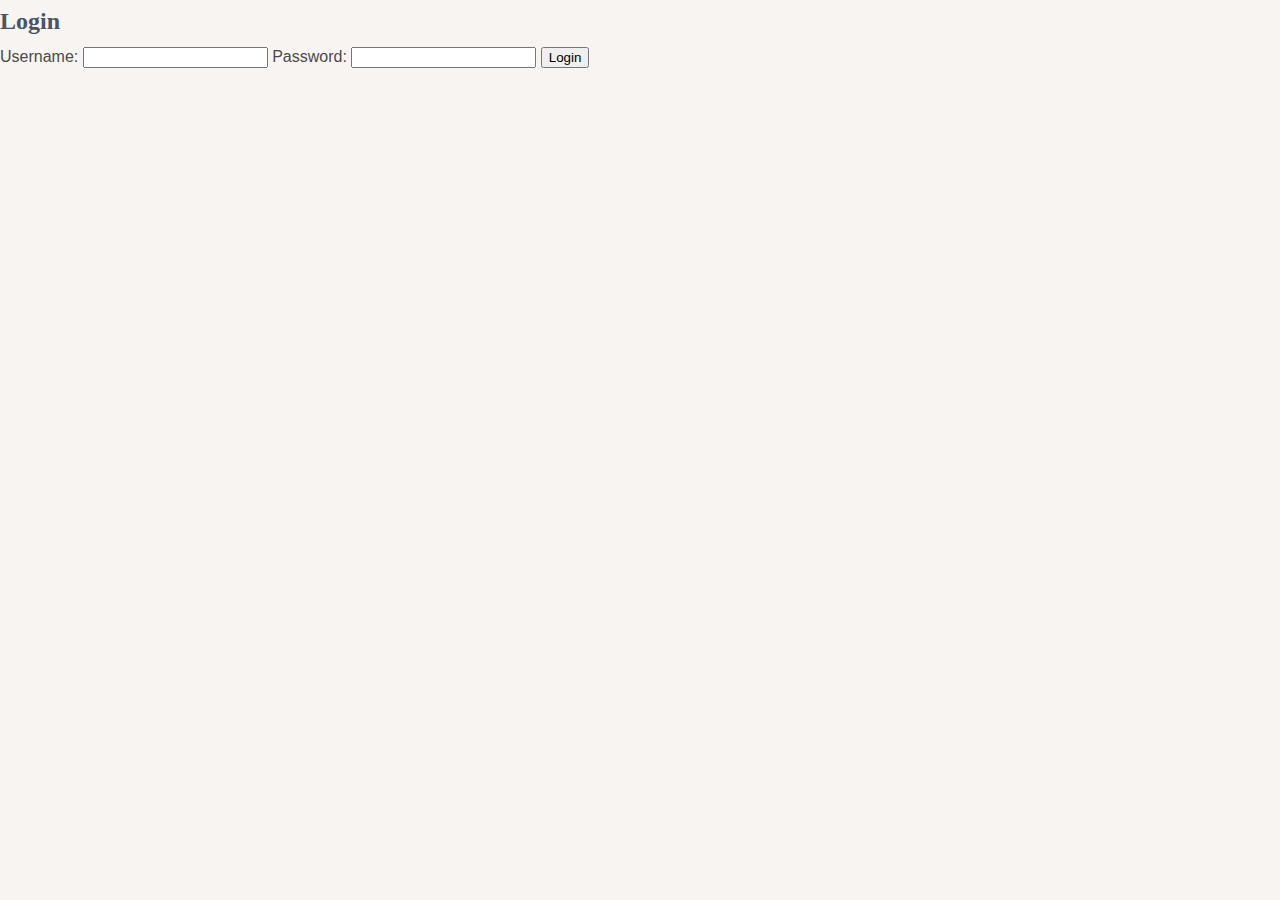
<file: index.html>
<!DOCTYPE html>
<html lang="en">
<head>
  <meta charset="UTF-8">
  <meta name="viewport" content="width=device-width, initial-scale=1.0">
  <title>Login - My Portfolio</title>
  <link rel="stylesheet" href="style.css">
</head>
<body>
  <div class="login-container">
    <h2>Login</h2>
    <form id="loginForm">
      <label for="username">Username:</label>
      <input type="text" id="username" name="username" required>
      <label for="password">Password:</label>
      <input type="password" id="password" name="password" required>
      <button type="submit">Login</button>
    </form>
    <p id="errorMessage" style="color: red; display: none;">Invalid credentials. Please try again.</p>
  </div>
  <script src="script.js"></script>
</body>
</html>
</file>
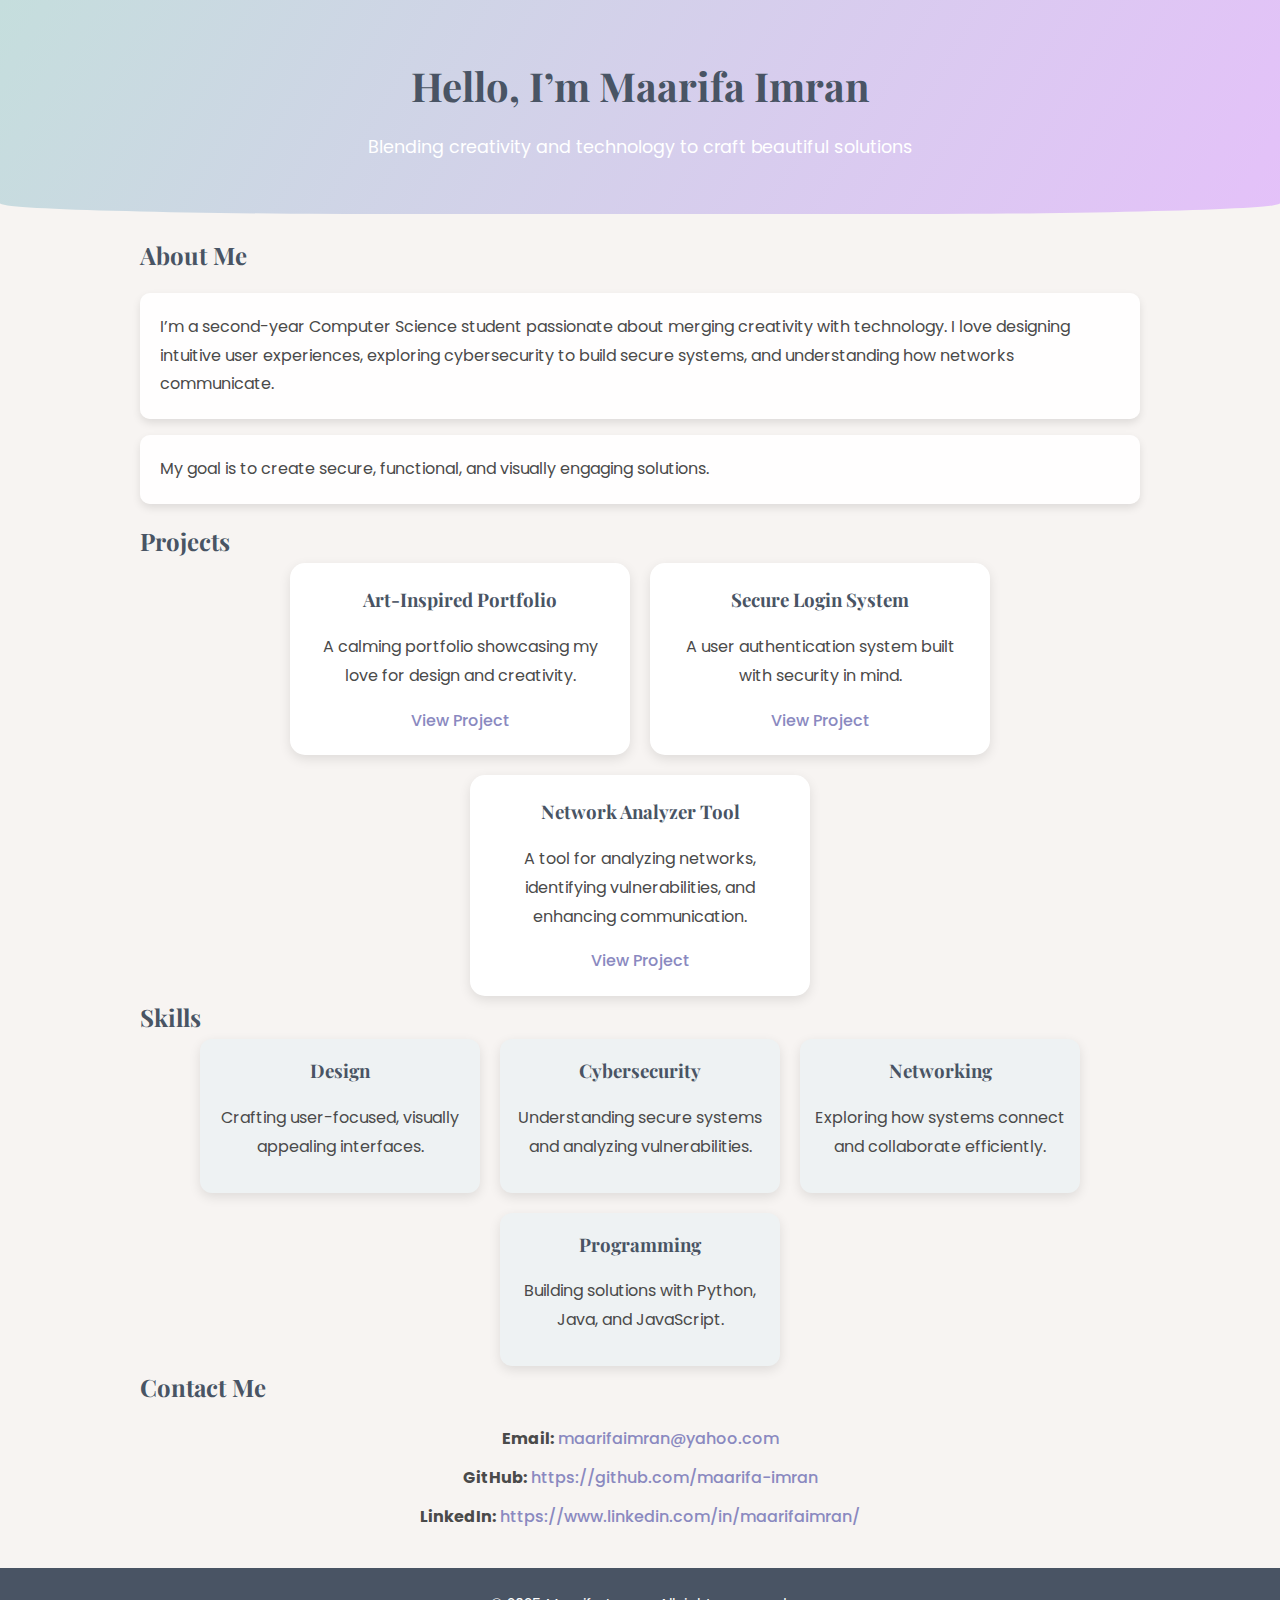
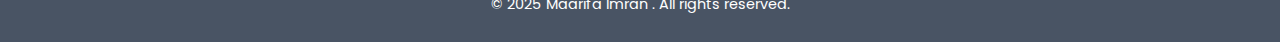
<file: portfolio.html>
<!DOCTYPE html>
<html lang="en">
<head>
  <meta charset="UTF-8">
  <meta name="viewport" content="width=device-width, initial-scale=1.0">
  <title>Portfolio</title>
  <link href="https://fonts.googleapis.com/css2?family=Playfair+Display:wght@400;600&family=Poppins:wght@300;400;500&display=swap" rel="stylesheet">
  <link rel="stylesheet" href="style.css">
</head>
<body>
  <header class="header">
    <h1>Hello, I’m Maarifa Imran</h1>
    <p>Blending creativity and technology to craft beautiful solutions</p>
  </header>

  <main>
    <!-- About Me Section -->
    <section id="about" class="about-section">
      <h2>About Me</h2>
      <p>
        I’m a second-year Computer Science student passionate about merging creativity with technology. 
        I love designing intuitive user experiences, exploring cybersecurity to build secure systems, 
        and understanding how networks communicate.
      </p>
      <p>
        My goal is to create secure, functional, and visually engaging solutions.
      </p>
    </section>

    <!-- Projects Section -->
    <section id="projects" class="projects-section">
      <h2>Projects</h2>
      <div class="project-list">
        <div class="project-item">
          <h3>Art-Inspired Portfolio</h3>
          <p>A calming portfolio showcasing my love for design and creativity.</p>
          <a href="https://github.com/yourusername/portfolio-website" target="_blank">View Project</a>
        </div>
        <div class="project-item">
          <h3>Secure Login System</h3>
          <p>A user authentication system built with security in mind.</p>
          <a href="https://github.com/yourusername/secure-login-system" target="_blank">View Project</a>
        </div>
        <div class="project-item">
          <h3>Network Analyzer Tool</h3>
          <p>A tool for analyzing networks, identifying vulnerabilities, and enhancing communication.</p>
          <a href="https://github.com/yourusername/network-analyzer-tool" target="_blank">View Project</a>
        </div>
      </div>
    </section>

    <!-- Skills Section -->
    <section id="skills" class="skills-section">
      <h2>Skills</h2>
      <div class="skills-grid">
        <div class="skill-item">
          <h3>Design</h3>
          <p>Crafting user-focused, visually appealing interfaces.</p>
        </div>
        <div class="skill-item">
          <h3>Cybersecurity</h3>
          <p>Understanding secure systems and analyzing vulnerabilities.</p>
        </div>
        <div class="skill-item">
          <h3>Networking</h3>
          <p>Exploring how systems connect and collaborate efficiently.</p>
        </div>
        <div class="skill-item">
          <h3>Programming</h3>
          <p>Building solutions with Python, Java, and JavaScript.</p>
        </div>
      </div>
    </section>

    <!-- Contact Section -->
    <section id="contact" class="contact-section">
      <h2>Contact Me</h2>
      <ul>
        <li><strong>Email:</strong> <a href="mailto:maarifaimran@yahoo.com" target="_blank">maarifaimran@yahoo.com</a></li>
        <li><strong>GitHub:</strong> <a href="https://github.com/maarifa-imran" target="_blank">https://github.com/maarifa-imran</a></li>
        <li><strong>LinkedIn:</strong> <a href="https://www.linkedin.com/in/maarifaimran/" target="_blank">https://www.linkedin.com/in/maarifaimran/</a></li>
      </ul>
    </section>
  </main>

  <footer class="footer">
    <p>&copy; 2025 Maarifa Imran . All rights reserved.</p>
  </footer>
</body>
</html>
</file>
<file: style.css>
/* General Styles */
body {
    font-family: 'Poppins', sans-serif;
    background: #f7f4f2;
    margin: 0;
    color: #4a4a4a;
    line-height: 1.8;
  }
  
  h1, h2, h3 {
    font-family: 'Playfair Display', serif;
    color: #495464;
    margin: 0;
  }
  
  a {
    color: #8a89c0;
    text-decoration: none;
    font-weight: 500;
  }
  
  a:hover {
    text-decoration: underline;
  }
  
  header {
    text-align: center;
    background: linear-gradient(120deg, #c5dedd, #e4c1f9);
    padding: 50px 20px;
    color: white;
    border-radius: 0 0 30% 30% / 5%;
  }
  
  header h1 {
    font-size: 2.5rem;
    margin-bottom: 10px;
  }
  
  header p {
    font-size: 1.1rem;
    font-weight: 400;
    margin: 0;
  }
  
  main {
    max-width: 1000px;
    margin: 0 auto;
    padding: 20px;
  }
  
  /* About Section */
  .about-section p {
    background: rgba(255, 255, 255, 0.9);
    padding: 20px;
    border-radius: 10px;
    box-shadow: 0px 4px 8px rgba(0, 0, 0, 0.1);
  }
  
  /* Projects Section */
  .projects-section .project-list {
    display: flex;
    flex-wrap: wrap;
    gap: 20px;
    justify-content: center;
  }
  
  .project-item {
    background: #ffffff;
    border-radius: 15px;
    padding: 20px;
    text-align: center;
    width: 300px;
    box-shadow: 0px 4px 12px rgba(0, 0, 0, 0.1);
    transition: transform 0.3s ease, box-shadow 0.3s ease;
  }
  
  .project-item:hover {
    transform: scale(1.05);
    box-shadow: 0px 6px 15px rgba(0, 0, 0, 0.2);
  }
  
  /* Skills Section */
  .skills-grid {
    display: flex;
    flex-wrap: wrap;
    gap: 20px;
    justify-content: center;
  }
  
  .skill-item {
    background: #eef2f3;
    border-radius: 12px;
    padding: 15px;
    text-align: center;
    width: 250px;
    box-shadow: 0px 4px 12px rgba(0, 0, 0, 0.1);
  }
  
  /* Contact Section */
  .contact-section ul {
    list-style: none;
    text-align: center;
    padding: 0;
  }
  
  .contact-section li {
    margin: 10px 0;
  }
  
  /* Footer */
  footer {
    text-align: center;
    background: #495464;
    color: white;
    padding: 10px 0;
    font-size: 0.9rem;
  }
</file>
